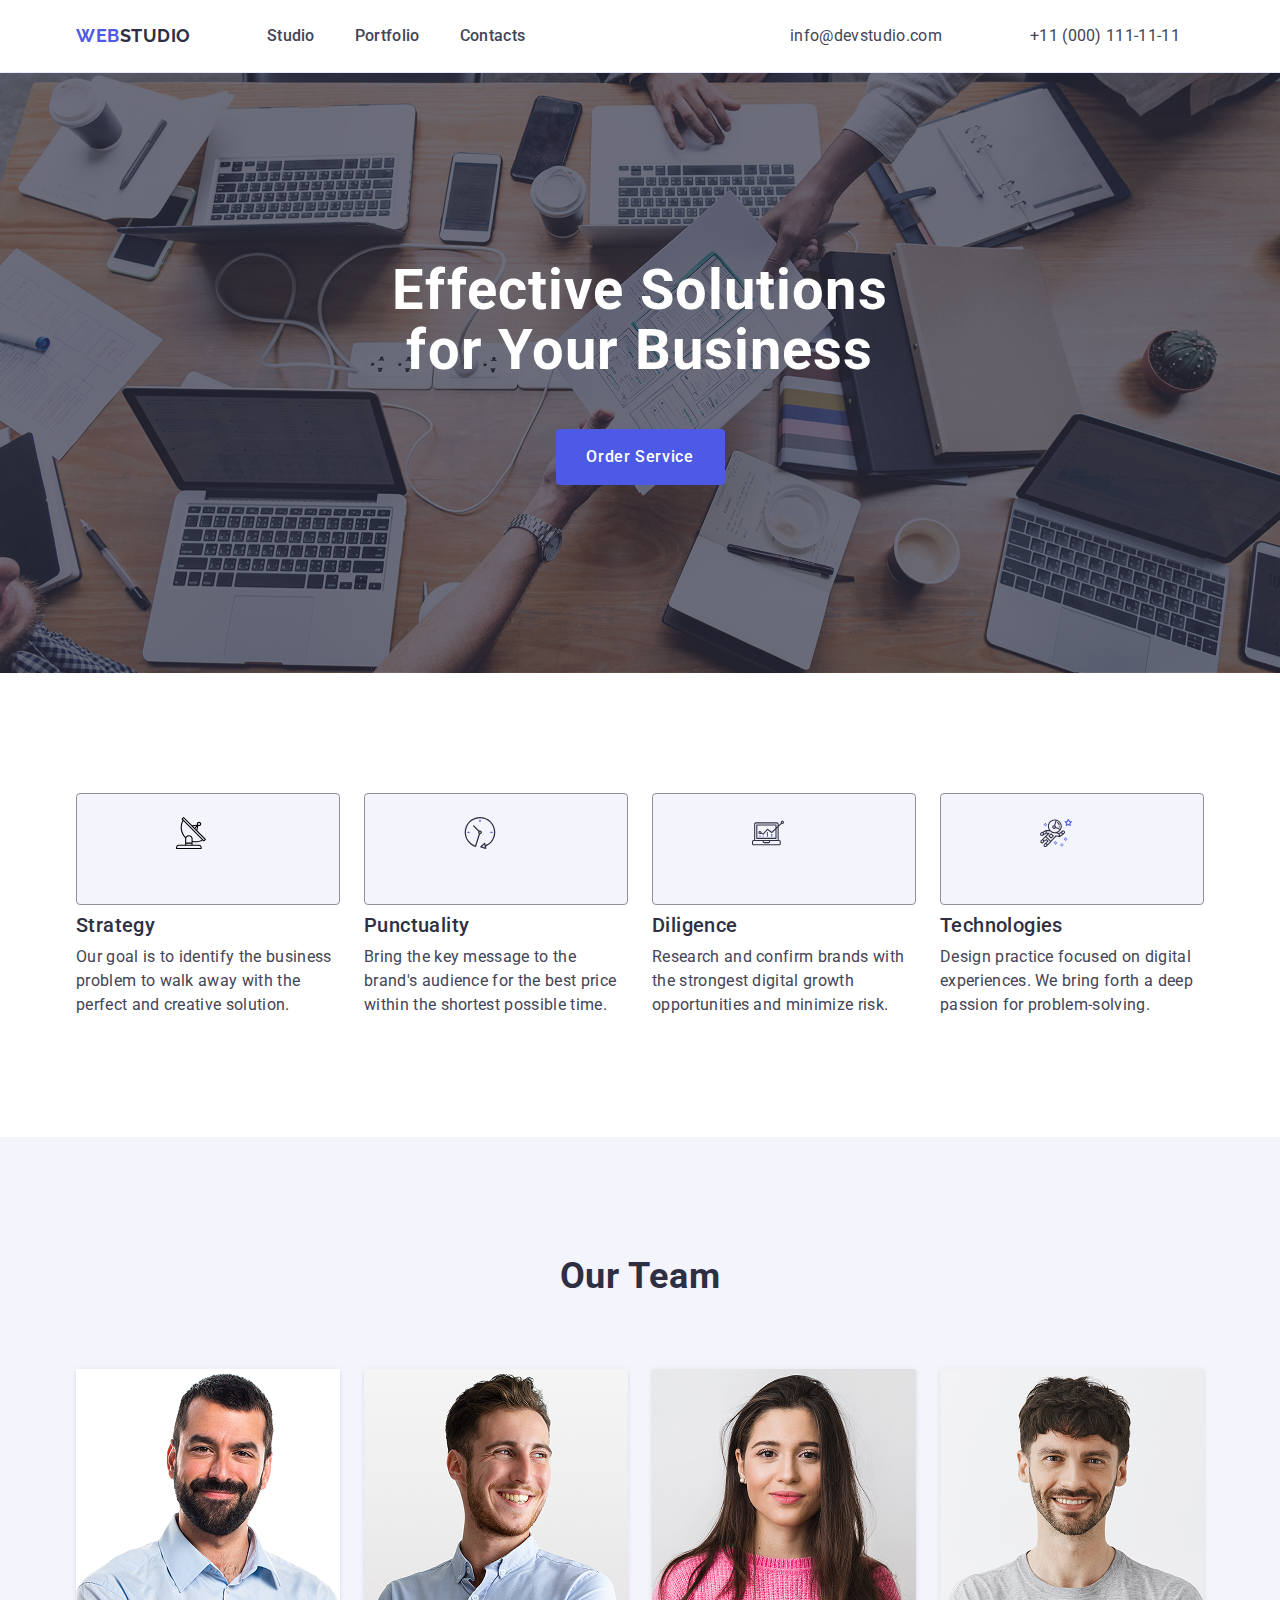
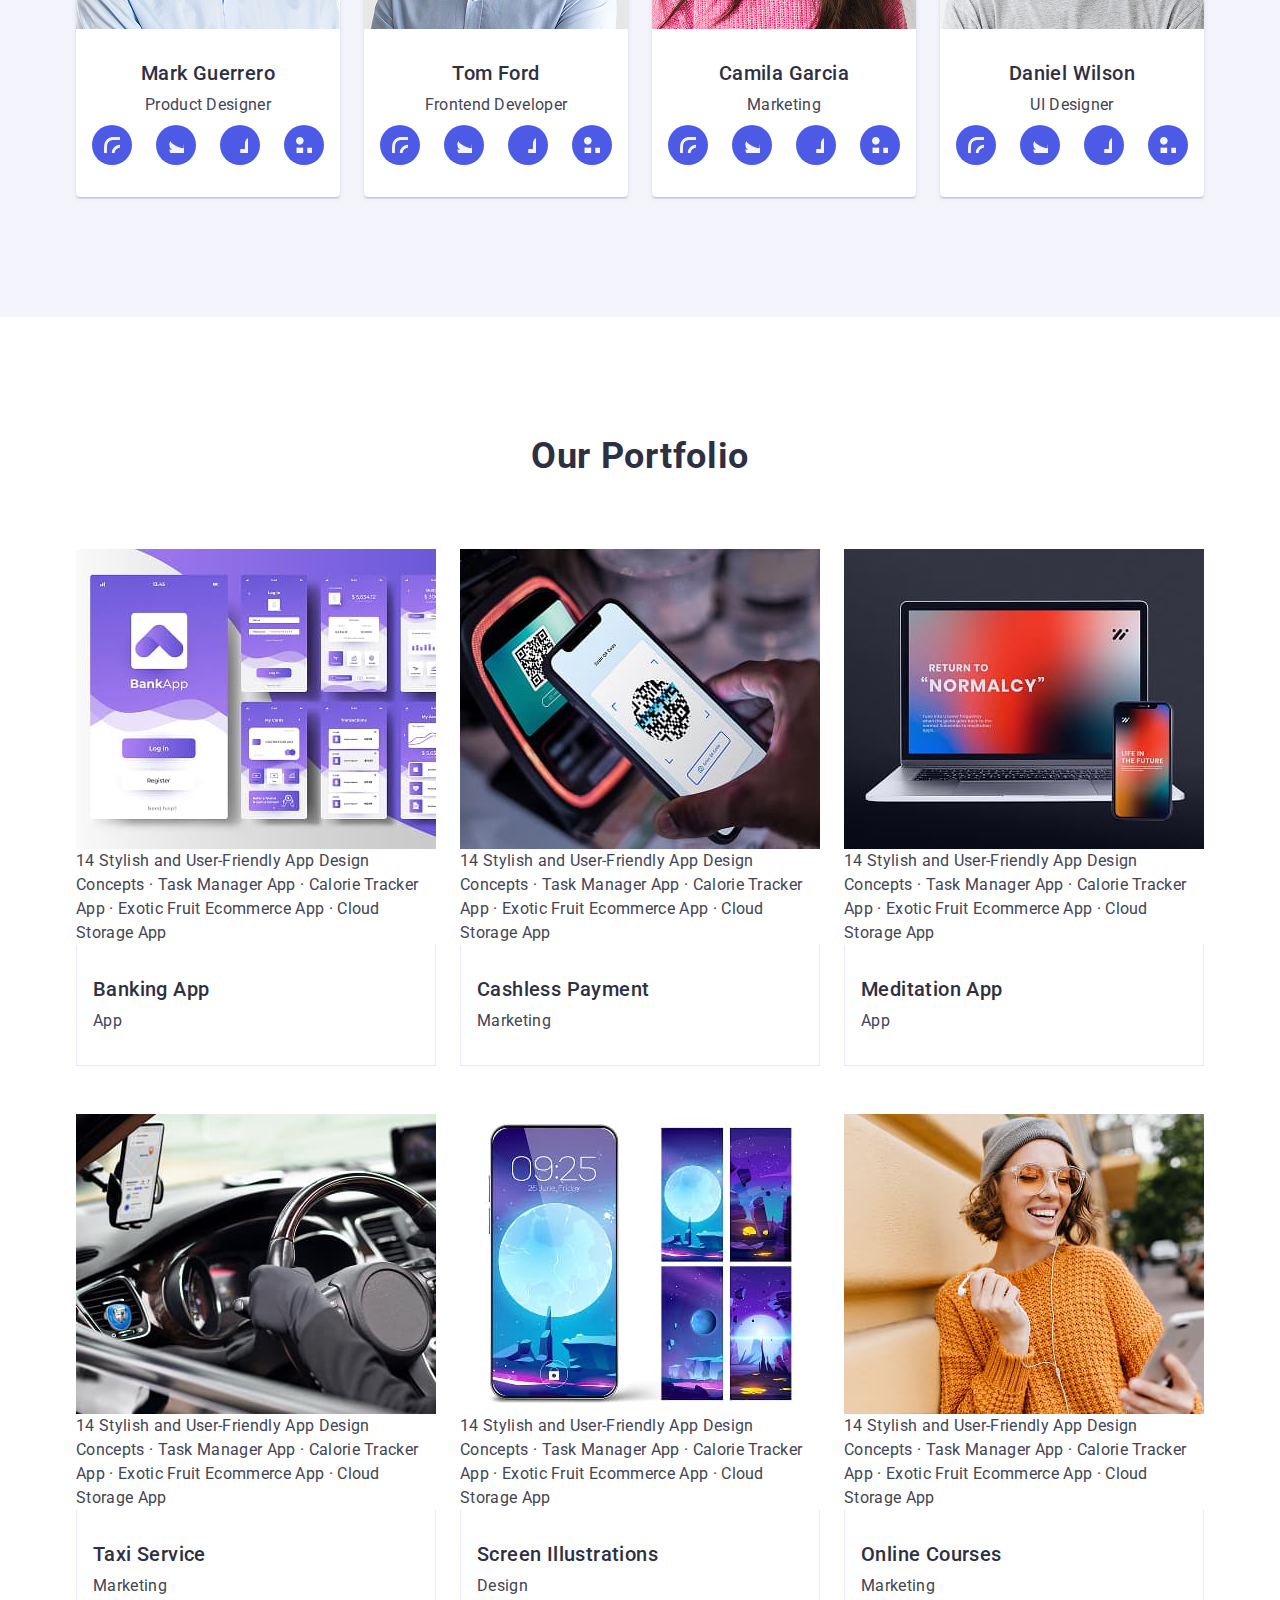
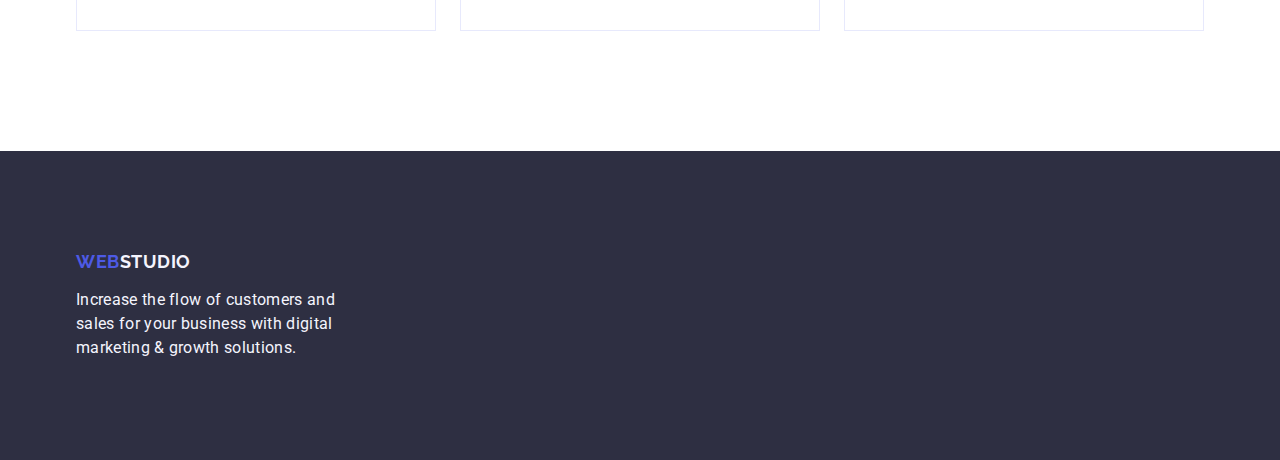
<file: index.html>
<!DOCTYPE html>
<html lang="en">
  <head>
    <meta charset="UTF-8" />
    <meta name="viewport" content="width=device-width, initial-scale=1.0" />
    <title>Document</title>
    <link rel="preconnect" href="https://fonts.googleapis.com" />
    <link rel="preconnect" href="https://fonts.gstatic.com" crossorigin />
    <link
      href="https://fonts.googleapis.com/css2?family=Raleway:wght@700&family=Roboto:wght@400;500;700&display=swap"
      rel="stylesheet"
    />
    <link
      rel="stylesheet"
      href="https://github.com/sindresorhus/modern-normalize.git"
    />
    <link
      rel="stylesheet"
      href="https://cdnjs.cloudflare.com/ajax/libs/modern-normalize/3.0.1/modern-normalize.min.css"
    />
    <link rel="stylesheet" href="./css/style.css" />
  </head>

  <body>
    <header class="header">
      <div class="container">
        <nav class="head-nav">
          <a class="logo-head" href="./index.html"
            >Web<span class="span-head">Studio</span></a
          >
          <ul class="navigation">
            <li><a href="./index.html" class="nav first">Studio</a></li>
            <li><a href="" class="nav">Portfolio</a></li>
            <li><a href="" class="nav">Contacts</a></li>
          </ul>
        </nav>

        <address class="address">
          <ul class="contact-info">
            <li>
              <a href="mailto:info@devstudio.com" class="contact"
                >info@devstudio.com</a
              >
            </li>
            <li>
              <a href="tel:+110001111111" class="contact"
                >+11 (000) 111-11-11</a
              >
            </li>
          </ul>
        </address>
      </div>
    </header>

    <main>
      <section class="main">
        <div class="container">
          <h1 class="heading">Effective Solutions for Your Business</h1>
          <button type="button" class="button">Order Service</button>
        </div>
      </section>

      <section class="adv-sect">
        <div class="container">
          <h2 class="visually-hidden">Benefits</h2>
          <ul class="ben-list">
            <li class="ben-list-elem">
              <div class="icon">
                <svg width="64" height="64">
                  <use href="./images/icomoon/SVG/antena.svg"></use>
                </svg>
              </div>
              <h3 class="adv-head">Strategy</h3>
              <p class="adv-par">
                Our goal is to identify the business problem to walk away with
                the perfect and creative solution.
              </p>
            </li>
            <li class="ben-list-elem">
              <div class="icon">
                <svg width="64" height="64">
                  <use href="./images/icomoon/SVG/clock.svg"></use>
                </svg>
              </div>
              <h3 class="adv-head">Punctuality</h3>
              <p class="adv-par">
                Bring the key message to the brand's audience for the best price
                within the shortest possible time.
              </p>
            </li>
            <li class="ben-list-elem">
              <div class="icon">
                <svg width="64" height="64">
                  <use href="./images/icomoon/SVG/diagram.svg"></use>
                </svg>
              </div>
              <h3 class="adv-head">Diligence</h3>
              <p class="adv-par">
                Research and confirm brands with the strongest digital growth
                opportunities and minimize risk.
              </p>
            </li>
            <li class="ben-list-elem">
              <div class="icon">
                <svg width="64" height="64">
                  <use href="./images/icomoon/SVG/astronaut.svg"></use>
                </svg>
              </div>
              <h3 class="adv-head">Technologies</h3>
              <p class="adv-par">
                Design practice focused on digital experiences. We bring forth a
                deep passion for problem-solving.
              </p>
            </li>
          </ul>
        </div>
      </section>

      <section class="team-sect">
        <div class="container">
          <h2 class="team-sect-head">Our Team</h2>
          <ul class="team-list">
            <li class="team-card">
              <img
                src="./images/img-11.jpg"
                alt="man with black hair and a beard"
                width="264"
                height="260"
              />
              <div class="name-job-container">
                <h3 class="team-card-head">Mark Guerrero</h3>
                <p class="team-card-par">Product Designer</p>
                <ul class="social-media-list">
                  <li class="social-media-list-item">
                    <a class="social-media-link" href=""
                      ><svg
                        width="16"
                        height="16"
                        class="social-media-link-icon"
                      >
                        <use
                          href="./images/icomoon/SVG/instagram.svg"
                        ></use></svg
                    ></a>
                  </li>
                  <li class="social-media-list-item">
                    <a class="social-media-link" href=""
                      ><svg
                        width="16"
                        height="16"
                        class="social-media-link-icon"
                      >
                        <use href="./images/icomoon/SVG/twitter.svg"></use></svg
                    ></a>
                  </li>
                  <li class="social-media-list-item">
                    <a class="social-media-link" href=""
                      ><svg
                        width="16"
                        height="16"
                        class="social-media-link-icon"
                      >
                        <use
                          href="./images/icomoon/SVG/facebook.svg"
                        ></use></svg
                    ></a>
                  </li>
                  <li class="social-media-list-item">
                    <a class="social-media-link" href=""
                      ><svg
                        width="16"
                        height="16"
                        class="social-media-link-icon"
                      >
                        <use
                          href="./images/icomoon/SVG/linkedin.svg"
                        ></use></svg
                    ></a>
                  </li>
                </ul>
              </div>
            </li>
            <li class="team-card">
              <img
                src="images/img-12.jpg"
                alt="man with brown hair and lite beard"
                width="264"
                height="260"
              />
              <div class="name-job-container">
                <h3 class="team-card-head">Tom Ford</h3>
                <p class="team-card-par">Frontend Developer</p>
                <ul class="social-media-list">
                  <li class="social-media-list-item">
                    <a class="social-media-link" href=""
                      ><svg
                        width="16"
                        height="16"
                        class="social-media-link-icon"
                      >
                        <use
                          href="./images/icomoon/SVG/instagram.svg"
                        ></use></svg
                    ></a>
                  </li>
                  <li class="social-media-list-item">
                    <a class="social-media-link" href=""
                      ><svg
                        width="16"
                        height="16"
                        class="social-media-link-icon"
                      >
                        <use href="./images/icomoon/SVG/twitter.svg"></use></svg
                    ></a>
                  </li>
                  <li class="social-media-list-item">
                    <a class="social-media-link" href=""
                      ><svg
                        width="16"
                        height="16"
                        class="social-media-link-icon"
                      >
                        <use
                          href="./images/icomoon/SVG/facebook.svg"
                        ></use></svg
                    ></a>
                  </li>
                  <li class="social-media-list-item">
                    <a class="social-media-link" href=""
                      ><svg
                        width="16"
                        height="16"
                        class="social-media-link-icon"
                      >
                        <use
                          href="./images/icomoon/SVG/linkedin.svg"
                        ></use></svg
                    ></a>
                  </li>
                </ul>
              </div>
            </li>
            <li class="team-card">
              <img
                src="./images/img-13.jpg"
                alt="woman with dark brown hair"
                width="264"
                height="260"
              />
              <div class="name-job-container">
                <h3 class="team-card-head">Camila Garcia</h3>
                <p class="team-card-par">Marketing</p>
                <ul class="social-media-list">
                  <li class="social-media-list-item">
                    <a class="social-media-link" href=""
                      ><svg
                        width="16"
                        height="16"
                        class="social-media-link-icon"
                      >
                        <use
                          href="./images/icomoon/SVG/instagram.svg"
                        ></use></svg
                    ></a>
                  </li>
                  <li class="social-media-list-item">
                    <a class="social-media-link" href=""
                      ><svg
                        width="16"
                        height="16"
                        class="social-media-link-icon"
                      >
                        <use href="./images/icomoon/SVG/twitter.svg"></use></svg
                    ></a>
                  </li>
                  <li class="social-media-list-item">
                    <a class="social-media-link" href=""
                      ><svg
                        width="16"
                        height="16"
                        class="social-media-link-icon"
                      >
                        <use
                          href="./images/icomoon/SVG/facebook.svg"
                        ></use></svg
                    ></a>
                  </li>
                  <li class="social-media-list-item">
                    <a class="social-media-link" href=""
                      ><svg
                        width="16"
                        height="16"
                        class="social-media-link-icon"
                      >
                        <use
                          href="./images/icomoon/SVG/linkedin.svg"
                        ></use></svg
                    ></a>
                  </li>
                </ul>
              </div>
            </li>
            <li class="team-card">
              <img
                src="./images/img-14.jpg"
                alt="man with black hair and lite beard"
                width="264"
                height="260"
              />
              <div class="name-job-container">
                <h3 class="team-card-head">Daniel Wilson</h3>
                <p class="team-card-par">UI Designer</p>
                <ul class="social-media-list">
                  <li class="social-media-list-item">
                    <a class="social-media-link" href=""
                      ><svg
                        width="16"
                        height="16"
                        class="social-media-link-icon"
                      >
                        <use
                          href="./images/icomoon/SVG/instagram.svg"
                        ></use></svg
                    ></a>
                  </li>
                  <li class="social-media-list-item">
                    <a class="social-media-link" href=""
                      ><svg
                        width="16"
                        height="16"
                        class="social-media-link-icon"
                      >
                        <use href="./images/icomoon/SVG/twitter.svg"></use></svg
                    ></a>
                  </li>
                  <li class="social-media-list-item">
                    <a class="social-media-link" href=""
                      ><svg
                        width="16"
                        height="16"
                        class="social-media-link-icon"
                      >
                        <use
                          href="./images/icomoon/SVG/facebook.svg"
                        ></use></svg
                    ></a>
                  </li>
                  <li class="social-media-list-item">
                    <a class="social-media-link" href=""
                      ><svg
                        width="16"
                        height="16"
                        class="social-media-link-icon"
                      >
                        <use
                          href="./images/icomoon/SVG/linkedin.svg"
                        ></use></svg
                    ></a>
                  </li>
                </ul>
              </div>
            </li>
          </ul>
        </div>
      </section>

      <section class="portfolio-sect">
        <div class="container">
          <h2 class="portfolio-sect-head">Our Portfolio</h2>
          <ul class="portfolio-list">
            <li class="portfolio-card">
              <div class="portfolio-card-img-div">
                <img
                  src="./images/img-5.jpg"
                  alt="violet markup of a site"
                  width="360"
                  height="300"
                />
                <p class="portfolio-card-par">
                  14 Stylish and User-Friendly App Design Concepts · Task
                  Manager App · Calorie Tracker App · Exotic Fruit Ecommerce App
                  · Cloud Storage App
                </p>
              </div>
              <div class="name-category-container">
                <h3 class="portfolio-card-head">Banking App</h3>
                <p class="portfolio-card-par">App</p>
              </div>
            </li>

            <li class="portfolio-card">
              <div class="portfolio-card-img-div">
                <img
                  src="./images/img-4.jpg"
                  alt="violet markup of a site"
                  width="360"
                  height="300"
                />
                <p class="portfolio-card-par">
                  14 Stylish and User-Friendly App Design Concepts · Task
                  Manager App · Calorie Tracker App · Exotic Fruit Ecommerce App
                  · Cloud Storage App
                </p>
              </div>
              <div class="name-category-container">
                <h3 class="portfolio-card-head">Cashless Payment</h3>
                <p class="portfolio-card-par">Marketing</p>
              </div>
            </li>

            <li class="portfolio-card">
              <div class="portfolio-card-img-div">
                <img
                  src="./images/img-3.jpg"
                  alt="violet markup of a site"
                  width="360"
                  height="300"
                />
                <p class="portfolio-card-par">
                  14 Stylish and User-Friendly App Design Concepts · Task
                  Manager App · Calorie Tracker App · Exotic Fruit Ecommerce App
                  · Cloud Storage App
                </p>
              </div>
              <div class="name-category-container">
                <h3 class="portfolio-card-head">Meditation App</h3>
                <p class="portfolio-card-par">App</p>
              </div>
            </li>

            <li class="portfolio-card">
              <div class="portfolio-card-img-div">
                <img
                  src="./images/img-2.jpg"
                  alt="violet markup of a site"
                  width="360"
                  height="300"
                />
                <p class="portfolio-card-par">
                  14 Stylish and User-Friendly App Design Concepts · Task
                  Manager App · Calorie Tracker App · Exotic Fruit Ecommerce App
                  · Cloud Storage App
                </p>
              </div>
              <div class="name-category-container">
                <h3 class="portfolio-card-head">Taxi Service</h3>
                <p class="portfolio-card-par">Marketing</p>
              </div>
            </li>

            <li class="portfolio-card">
              <div class="portfolio-card-img-div">
                <img
                  src="./images/img-1.jpg"
                  alt="violet markup of a site"
                  width="360"
                  height="300"
                />
                <p class="portfolio-card-par">
                  14 Stylish and User-Friendly App Design Concepts · Task
                  Manager App · Calorie Tracker App · Exotic Fruit Ecommerce App
                  · Cloud Storage App
                </p>
              </div>
              <div class="name-category-container">
                <h3 class="portfolio-card-head">Screen Illustrations</h3>
                <p class="portfolio-card-par">Design</p>
              </div>
            </li>

            <li class="portfolio-card">
              <div class="portfolio-card-img-div">
                <img
                  src="./images/img.jpg"
                  alt="violet markup of a site"
                  width="360"
                  height="300"
                />
                <p class="portfolio-card-par">
                  14 Stylish and User-Friendly App Design Concepts · Task
                  Manager App · Calorie Tracker App · Exotic Fruit Ecommerce App
                  · Cloud Storage App
                </p>
              </div>
              <div class="name-category-container">
                <h3 class="portfolio-card-head">Online Courses</h3>
                <p class="portfolio-card-par">Marketing</p>
              </div>
            </li>
          </ul>
        </div>
      </section>
    </main>

    <footer class="footer">
      <div class="container">
        <a class="logo-footer" href="./index.html"
          >Web<span class="span">Studio</span></a
        >
        <p class="footer-par">
          Increase the flow of customers and sales for your business with
          digital marketing & growth solutions.
        </p>
      </div>
    </footer>
  </body>
</html>
</file>
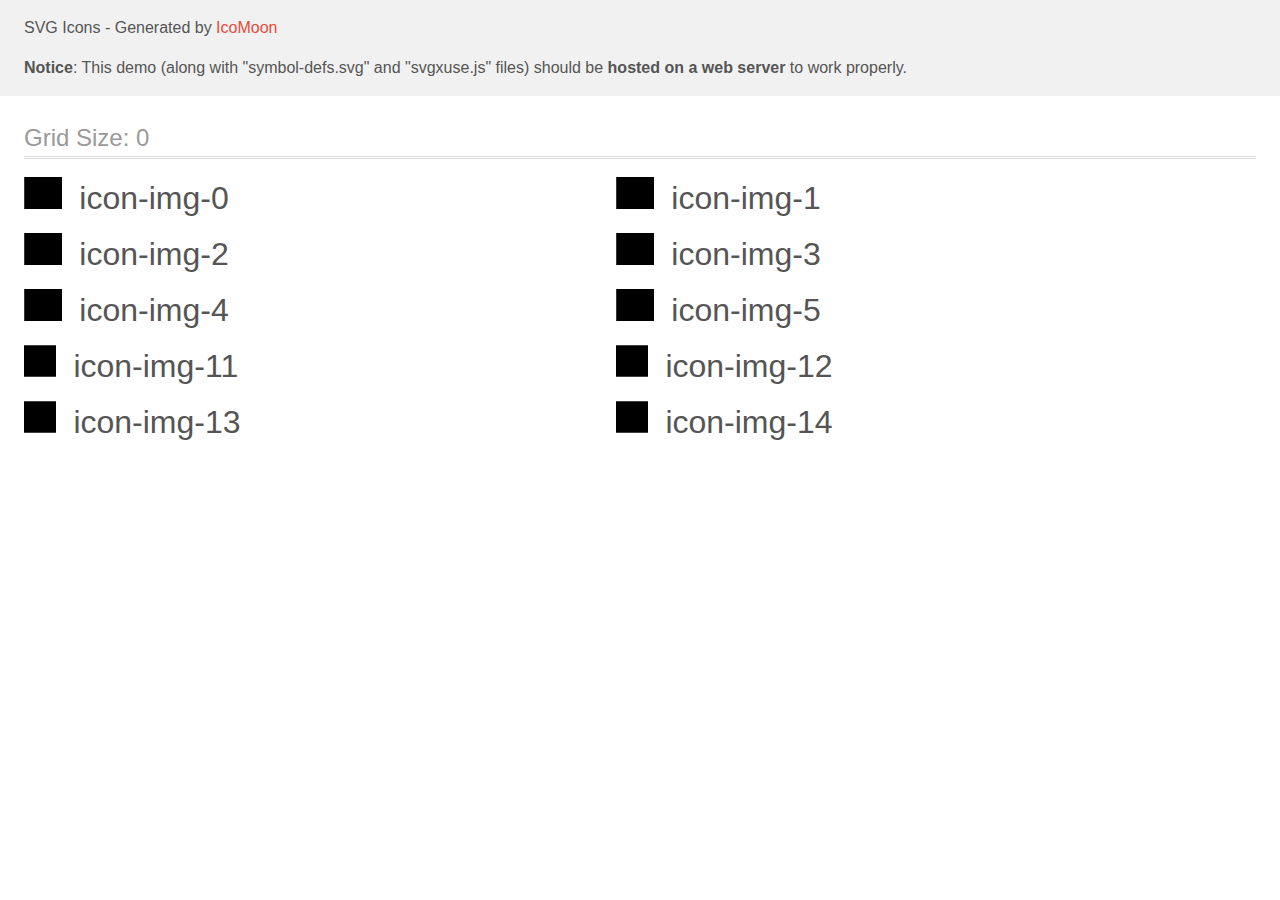
<file: images/icomoon/demo-external-svg.html>
<!doctype html>
<html>
<head>
    <title>IcoMoon - SVG Icons</title>
    <meta charset="utf-8">
    <meta name="viewport" content="width=device-width, initial-scale=1">
    <link rel="stylesheet" href="demo-files/demo.css">
    <link rel="stylesheet" href="style.css">
</head>
<body>
<header class="bgc1 clearfix">
<div class="mhl">
    <p>SVG Icons - Generated by <a href="https://icomoon.io/app">IcoMoon</a></p><p><strong>Notice</strong>: This demo (along with "symbol-defs.svg" and "svgxuse.js" files) should be <b>hosted on a web server</b> to work properly.</p>
</div>
</header>
    <div class="clearfix mhl ptl">
        <h1 class="mvm mtn fgc1">Grid Size: 0</h1>
        <div class="glyph fs1">
            <div class="clearfix pbs">
                <svg class="icon icon-img-0"><use xlink:href="symbol-defs.svg#icon-img-0"></use></svg><span class="name"> icon-img-0</span>
            </div>
        </div>
        <div class="glyph fs1">
            <div class="clearfix pbs">
                <svg class="icon icon-img-1"><use xlink:href="symbol-defs.svg#icon-img-1"></use></svg><span class="name"> icon-img-1</span>
            </div>
        </div>
        <div class="glyph fs1">
            <div class="clearfix pbs">
                <svg class="icon icon-img-2"><use xlink:href="symbol-defs.svg#icon-img-2"></use></svg><span class="name"> icon-img-2</span>
            </div>
        </div>
        <div class="glyph fs1">
            <div class="clearfix pbs">
                <svg class="icon icon-img-3"><use xlink:href="symbol-defs.svg#icon-img-3"></use></svg><span class="name"> icon-img-3</span>
            </div>
        </div>
        <div class="glyph fs1">
            <div class="clearfix pbs">
                <svg class="icon icon-img-4"><use xlink:href="symbol-defs.svg#icon-img-4"></use></svg><span class="name"> icon-img-4</span>
            </div>
        </div>
        <div class="glyph fs1">
            <div class="clearfix pbs">
                <svg class="icon icon-img-5"><use xlink:href="symbol-defs.svg#icon-img-5"></use></svg><span class="name"> icon-img-5</span>
            </div>
        </div>
        <div class="glyph fs1">
            <div class="clearfix pbs">
                <svg class="icon icon-img-11"><use xlink:href="symbol-defs.svg#icon-img-11"></use></svg><span class="name"> icon-img-11</span>
            </div>
        </div>
        <div class="glyph fs1">
            <div class="clearfix pbs">
                <svg class="icon icon-img-12"><use xlink:href="symbol-defs.svg#icon-img-12"></use></svg><span class="name"> icon-img-12</span>
            </div>
        </div>
        <div class="glyph fs1">
            <div class="clearfix pbs">
                <svg class="icon icon-img-13"><use xlink:href="symbol-defs.svg#icon-img-13"></use></svg><span class="name"> icon-img-13</span>
            </div>
        </div>
        <div class="glyph fs1">
            <div class="clearfix pbs">
                <svg class="icon icon-img-14"><use xlink:href="symbol-defs.svg#icon-img-14"></use></svg><span class="name"> icon-img-14</span>
            </div>
        </div>
  </div>
<script defer src="svgxuse.js"></script>
</body>
</html>
</file>
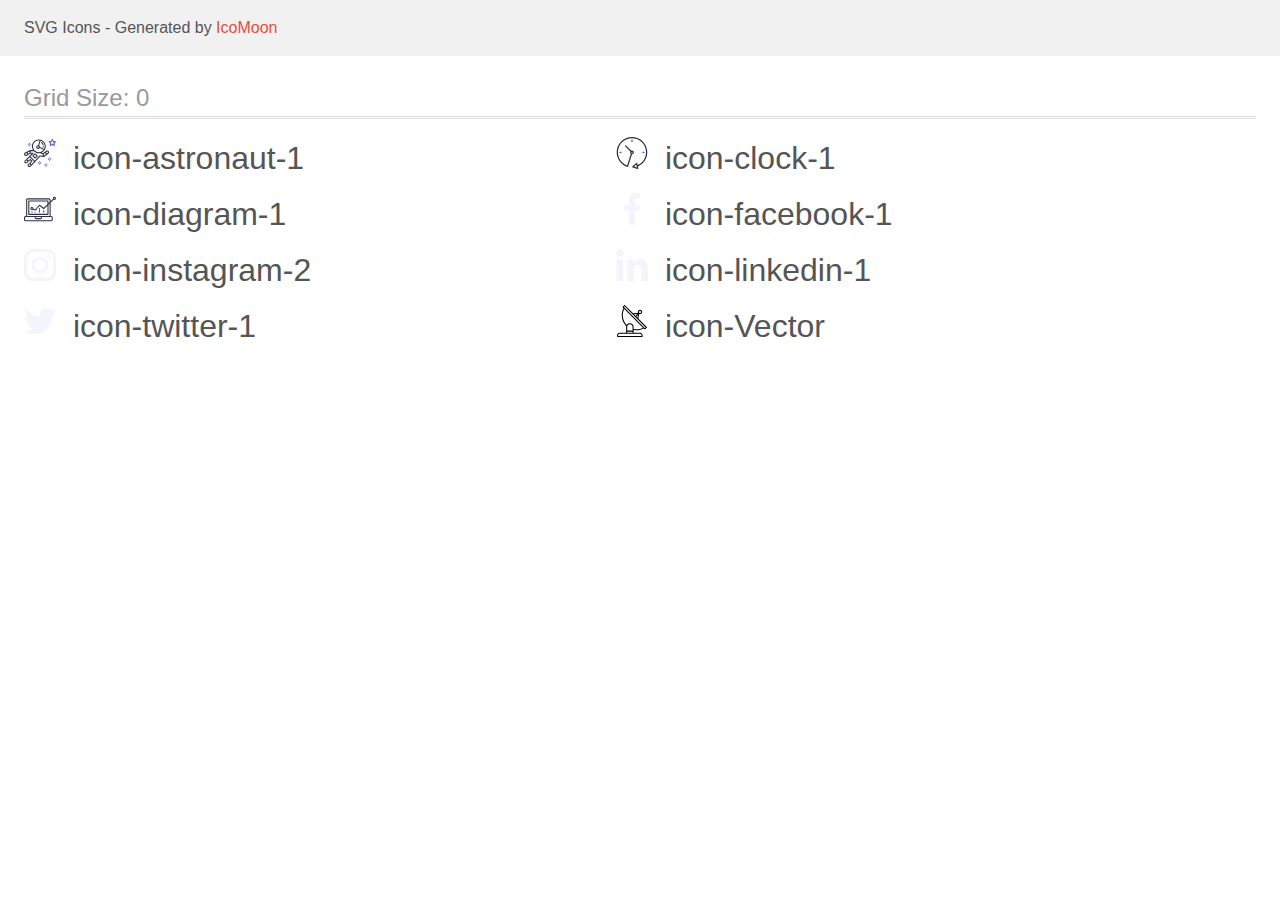
<file: images/icomoon/demo.html>
<!doctype html>
<html>
<head>
    <title>IcoMoon - SVG Icons</title>
    <meta charset="utf-8">
    <meta name="viewport" content="width=device-width, initial-scale=1">
    <link rel="stylesheet" href="demo-files/demo.css">
    <link rel="stylesheet" href="style.css">
</head>
<body>
<svg aria-hidden="true" style="position: absolute; width: 0; height: 0; overflow: hidden;" version="1.1" xmlns="http://www.w3.org/2000/svg" xmlns:xlink="http://www.w3.org/1999/xlink">
<defs>
<symbol id="icon-astronaut-1" viewBox="0 0 32 32">
<path fill="#4d5ae5" style="fill: var(--color1, #4d5ae5)" d="M31.974 4.524c-0.063-0.193-0.229-0.333-0.43-0.363l-1.91-0.278-0.855-1.731c-0.179-0.365-0.777-0.365-0.956 0l-0.855 1.731-1.91 0.278c-0.201 0.029-0.367 0.17-0.431 0.363-0.062 0.193-0.011 0.405 0.135 0.547l1.383 1.348-0.326 1.903c-0.034 0.2 0.048 0.402 0.212 0.522 0.166 0.121 0.382 0.135 0.562 0.040l1.709-0.899 1.709 0.899c0.078 0.041 0.164 0.061 0.249 0.061 0.11 0 0.221-0.034 0.314-0.102 0.164-0.119 0.246-0.322 0.212-0.522l-0.326-1.903 1.383-1.348c0.145-0.142 0.197-0.354 0.135-0.547zM29.511 5.851c-0.125 0.122-0.183 0.299-0.153 0.472l0.191 1.114-1-0.526c-0.078-0.041-0.163-0.061-0.249-0.061s-0.17 0.020-0.249 0.061l-1.001 0.526 0.191-1.114c0.030-0.173-0.028-0.349-0.153-0.472l-0.81-0.789 1.119-0.163c0.174-0.025 0.324-0.134 0.402-0.292l0.5-1.013 0.5 1.013c0.078 0.157 0.228 0.267 0.402 0.292l1.119 0.163-0.809 0.789z"></path>
<path fill="#4d5ae5" style="fill: var(--color1, #4d5ae5)" d="M26.133 20.522h-1.067v1.067h1.067v-1.067z"></path>
<path fill="#4d5ae5" style="fill: var(--color1, #4d5ae5)" d="M26.133 22.656h-1.067v1.067h1.067v-1.067z"></path>
<path fill="#4d5ae5" style="fill: var(--color1, #4d5ae5)" d="M27.2 21.589h-1.067v1.067h1.067v-1.067z"></path>
<path fill="#4d5ae5" style="fill: var(--color1, #4d5ae5)" d="M25.067 21.589h-1.067v1.067h1.067v-1.067z"></path>
<path fill="#4d5ae5" style="fill: var(--color1, #4d5ae5)" d="M22.4 26.389h-1.067v1.067h1.067v-1.067z"></path>
<path fill="#4d5ae5" style="fill: var(--color1, #4d5ae5)" d="M22.4 28.522h-1.067v1.067h1.067v-1.067z"></path>
<path fill="#4d5ae5" style="fill: var(--color1, #4d5ae5)" d="M23.467 27.456h-1.067v1.067h1.067v-1.067z"></path>
<path fill="#4d5ae5" style="fill: var(--color1, #4d5ae5)" d="M21.333 27.456h-1.067v1.067h1.067v-1.067z"></path>
<path fill="#4d5ae5" style="fill: var(--color1, #4d5ae5)" d="M16 24.256h-1.067v1.067h1.067v-1.067z"></path>
<path fill="#4d5ae5" style="fill: var(--color1, #4d5ae5)" d="M16 26.389h-1.067v1.067h1.067v-1.067z"></path>
<path fill="#4d5ae5" style="fill: var(--color1, #4d5ae5)" d="M17.067 25.322h-1.067v1.067h1.067v-1.067z"></path>
<path fill="#4d5ae5" style="fill: var(--color1, #4d5ae5)" d="M14.933 25.322h-1.067v1.067h1.067v-1.067z"></path>
<path fill="#4d5ae5" style="fill: var(--color1, #4d5ae5)" d="M5.867 6.122h-1.067v1.067h1.067v-1.067z"></path>
<path fill="#4d5ae5" style="fill: var(--color1, #4d5ae5)" d="M5.867 8.255h-1.067v1.067h1.067v-1.067z"></path>
<path fill="#4d5ae5" style="fill: var(--color1, #4d5ae5)" d="M6.933 7.189h-1.067v1.067h1.067v-1.067z"></path>
<path fill="#4d5ae5" style="fill: var(--color1, #4d5ae5)" d="M4.8 7.189h-1.067v1.067h1.067v-1.067z"></path>
<path fill="#2e2f42" style="fill: var(--color2, #2e2f42)" d="M24.715 14.159c-0.287-0.388-0.709-0.637-1.188-0.705-0.481-0.068-0.956 0.058-1.34 0.352l-1.252 0.96-1.898 1.417-1.358-0.541c2.421-1.086 4.114-3.508 4.114-6.32 0-3.823-3.123-6.933-6.961-6.933s-6.961 3.11-6.961 6.933c0 1.386 0.414 2.674 1.12 3.758l-2.764-0.024c-0.002 0-0.003 0-0.005 0-0.009 0-0.015 0.004-0.023 0.005-0.053 0.002-0.105 0.013-0.155 0.031-0.013 0.005-0.026 0.008-0.038 0.013-0.006 0.003-0.013 0.003-0.019 0.006l-3.233 1.596c-0.001 0-0.001 0-0.001 0.001l-1.893 0.911c-0.021 0.009-0.042 0.021-0.063 0.035-0.755 0.502-1.012 1.489-0.598 2.295 0.22 0.429 0.595 0.745 1.056 0.889 0.178 0.055 0.359 0.083 0.539 0.083 0.29 0 0.577-0.071 0.839-0.211l1.388-0.738 2.264-1.169 1.357-0.008-5.442 5.416c-0.001 0.001-0.001 0.001-0.002 0.001l-1.339 1.333c-0.316 0.315-0.49 0.732-0.49 1.178s0.174 0.863 0.49 1.179c0.325 0.323 0.752 0.485 1.179 0.485s0.854-0.162 1.18-0.485l1.314-1.309 1.741-1.3 0.901 0.897-1.762 1.754c-0 0.001-0.001 0.001-0.002 0.001l-1.339 1.333c-0.316 0.315-0.49 0.732-0.49 1.178s0.174 0.863 0.49 1.179c0.325 0.323 0.753 0.485 1.18 0.485s0.855-0.162 1.18-0.485l3.482-3.467c0.001-0.001 0.001-0.001 0.001-0.002l1.010-1-0.004-0.004c0.006-0.006 0.015-0.009 0.022-0.015l5.166-5.658 3.471 0.494c0.025 0.004 0.050 0.005 0.075 0.005 0.065 0 0.127-0.015 0.187-0.038 0.018-0.006 0.033-0.015 0.050-0.023 0.019-0.010 0.039-0.015 0.058-0.027l3.213-2.133c0.012-0.008 0.018-0.021 0.029-0.029 0.013-0.010 0.029-0.014 0.041-0.026l1.271-1.191c0.662-0.62 0.753-1.635 0.212-2.362zM2.13 17.77c-0.173 0.093-0.37 0.111-0.558 0.052-0.187-0.058-0.338-0.186-0.427-0.358-0.161-0.314-0.068-0.695 0.214-0.902l1.314-0.632 0.449 1.313-0.992 0.527zM5.628 15.942l-1.548 0.8-0.439-1.283 2.027-1.001-0.040 1.484zM20.727 9.322c0 0.918-0.219 1.785-0.599 2.559l-4.181-1.899c-0.044-0.573-0.341-1.075-0.788-1.388l1.464-4.86c2.378 0.756 4.105 2.974 4.105 5.588zM8.938 9.322c0-3.235 2.644-5.867 5.894-5.867 0.253 0 0.5 0.021 0.745 0.052l-1.432 4.754c-0.019-0.001-0.037-0.006-0.057-0.006-1.033 0-1.873 0.837-1.873 1.867s0.84 1.867 1.873 1.867c0.694 0 1.294-0.383 1.618-0.945l3.862 1.755c-1.075 1.446-2.795 2.39-4.737 2.39-3.25 0-5.894-2.632-5.894-5.867zM14.894 10.122c0 0.441-0.362 0.8-0.806 0.8s-0.806-0.359-0.806-0.8c0-0.441 0.362-0.8 0.806-0.8s0.806 0.359 0.806 0.8zM2.465 25.146c-0.236 0.234-0.619 0.234-0.854 0.001-0.114-0.114-0.176-0.263-0.176-0.423s0.062-0.309 0.176-0.421l0.962-0.958 0.851 0.848-0.959 0.955zM5.679 28.88c-0.236 0.234-0.619 0.235-0.855 0.001-0.114-0.114-0.176-0.263-0.176-0.423s0.062-0.309 0.176-0.421l0.963-0.959 0.852 0.848-0.96 0.955zM9.16 25.411c-0.001 0-0.001 0-0.002 0.001l-1.765 1.76-0.852-0.848 1.763-1.755c0 0 0 0 0-0s0.001-0.001 0.002-0.001c0.040-0.040 0.065-0.088 0.090-0.135 0.007-0.014 0.020-0.026 0.026-0.040 0.017-0.041 0.019-0.085 0.026-0.129 0.003-0.025 0.014-0.047 0.014-0.073 0-0.036-0.013-0.070-0.020-0.106-0.006-0.032-0.006-0.065-0.019-0.095-0.020-0.050-0.055-0.094-0.091-0.138-0.010-0.012-0.014-0.027-0.025-0.038 0 0 0 0-0.001 0s-0.001-0.002-0.001-0.002l-1.607-1.6c-0.017-0.017-0.039-0.024-0.058-0.038-0.028-0.022-0.055-0.042-0.087-0.058-0.030-0.015-0.061-0.024-0.093-0.033-0.034-0.010-0.067-0.017-0.103-0.020-0.033-0.002-0.063 0.001-0.095 0.005-0.036 0.004-0.069 0.009-0.104 0.020-0.034 0.011-0.063 0.027-0.094 0.045-0.020 0.011-0.042 0.015-0.061 0.029l-1.773 1.324-0.901-0.897 2.399-2.386 4.361 4.289-0.928 0.919zM15.979 18.394c-0.015-0.002-0.030 0.004-0.045 0.003-0.039-0.002-0.076 0.001-0.115 0.007-0.030 0.005-0.059 0.011-0.088 0.021-0.034 0.012-0.065 0.028-0.097 0.047-0.030 0.018-0.057 0.037-0.083 0.061-0.013 0.011-0.028 0.017-0.040 0.029l-4.698 5.146-4.328-4.257 2.833-2.818c0.209-0.208 0.21-0.546 0.002-0.755-0.105-0.105-0.243-0.157-0.381-0.156v-0.001l-2.219 0.013 0.028-1.607 3.104 0.027c1.265 1.294 3.029 2.101 4.981 2.101 0.437 0 0.864-0.045 1.279-0.123 0.040 0.032 0.079 0.065 0.13 0.085l2.41 0.96 0.152 0.758 0.178 0.885-3.003-0.427zM20.020 18.572l-0.313-1.558 1.446-1.080 0.947 1.257-2.080 1.381zM23.774 15.741l-0.838 0.785-0.931-1.236 0.831-0.637c0.155-0.119 0.351-0.168 0.543-0.143 0.193 0.027 0.364 0.128 0.48 0.284 0.217 0.292 0.18 0.699-0.085 0.947z"></path>
<path fill="#2e2f42" style="fill: var(--color2, #2e2f42)" d="M13.602 18.544l-2.143-2.133c-0.207-0.207-0.545-0.207-0.753 0l-2.142 2.133c-0.1 0.101-0.157 0.236-0.157 0.378s0.056 0.278 0.157 0.378l2.142 2.133c0.104 0.103 0.241 0.155 0.377 0.155s0.273-0.052 0.376-0.155l2.143-2.133c0.1-0.1 0.157-0.236 0.157-0.378s-0.057-0.278-0.157-0.378zM11.083 20.303l-1.387-1.381 1.387-1.381 1.387 1.381-1.387 1.381z"></path>
<path fill="#2e2f42" style="fill: var(--color2, #2e2f42)" d="M17.164 5.071l-0.258 1.036c0.071 0.018 1.738 0.452 1.738 2.149h1.067c-0-2.017-1.666-2.965-2.547-3.185z"></path>
<path fill="#2e2f42" style="fill: var(--color2, #2e2f42)" d="M19.711 9.322h-1.067v1.067h1.067v-1.067z"></path>
</symbol>
<symbol id="icon-clock-1" viewBox="0 0 32 32">
<path fill="#2e2f42" style="fill: var(--color2, #2e2f42)" d="M31.297 15.301c-0.002-8.452-6.855-15.303-15.308-15.301s-15.303 6.855-15.301 15.308c0.001 6.658 4.307 12.551 10.649 14.576 0.061 0.019 0.124 0.029 0.187 0.029 0.121-0 0.239-0.032 0.342-0.094 0.135-0.080 0.236-0.207 0.283-0.356l3.865-12.25c1.057-0.005 1.909-0.866 1.903-1.923s-0.866-1.909-1.923-1.903c-0.284 0.001-0.565 0.067-0.82 0.191l-5.106-5.107c-0.253-0.245-0.657-0.238-0.902 0.016-0.239 0.247-0.239 0.639 0 0.886l5.103 5.109c-0.392 0.799-0.168 1.764 0.536 2.309l-3.683 11.673c-7.278-2.681-11.004-10.754-8.323-18.032s10.754-11.004 18.032-8.323c7.278 2.681 11.004 10.754 8.323 18.032-1.31 3.556-4.001 6.431-7.462 7.973l-0.398-1.874c-0.073-0.345-0.411-0.565-0.756-0.492-0.109 0.023-0.209 0.074-0.293 0.148l-3.837 3.426c-0.263 0.234-0.287 0.637-0.052 0.9 0.076 0.085 0.174 0.149 0.283 0.184l4.899 1.564c0.335 0.108 0.694-0.077 0.802-0.412 0.034-0.106 0.040-0.219 0.017-0.328l-0.391-1.839c5.664-2.388 9.342-7.942 9.329-14.089zM15.992 14.664c0.352 0 0.638 0.286 0.638 0.638s-0.286 0.638-0.638 0.638c-0.352 0-0.638-0.285-0.638-0.638s0.285-0.638 0.638-0.638zM18.093 29.528l2.184-1.948 0.603 2.84-2.787-0.892z"></path>
<path fill="#4d5ae5" style="fill: var(--color1, #4d5ae5)" d="M15.354 3.185v1.275c0 0.352 0.285 0.638 0.638 0.638s0.638-0.285 0.638-0.638v-1.275c0-0.352-0.286-0.638-0.638-0.638s-0.638 0.286-0.638 0.638z"></path>
<path fill="#4d5ae5" style="fill: var(--color1, #4d5ae5)" d="M3.876 14.664c-0.352 0-0.638 0.286-0.638 0.638s0.285 0.638 0.638 0.638h1.275c0.352 0 0.638-0.285 0.638-0.638s-0.285-0.638-0.638-0.638h-1.275z"></path>
<path fill="#4d5ae5" style="fill: var(--color1, #4d5ae5)" d="M28.108 15.939c0.352 0 0.638-0.285 0.638-0.638s-0.285-0.638-0.638-0.638h-1.275c-0.352 0-0.638 0.286-0.638 0.638s0.286 0.638 0.638 0.638h1.275z"></path>
</symbol>
<symbol id="icon-diagram-1" viewBox="0 0 32 32">
<path fill="#4d5ae5" style="fill: var(--color1, #4d5ae5)" d="M14.925 14.965h1.066v4.798h-1.066v-4.797z"></path>
<path fill="#4d5ae5" style="fill: var(--color1, #4d5ae5)" d="M19.19 17.097h1.066v2.665h-1.066v-2.665z"></path>
<path fill="#4d5ae5" style="fill: var(--color1, #4d5ae5)" d="M10.661 18.696h1.066v1.066h-1.066v-1.066z"></path>
<path fill="#4d5ae5" style="fill: var(--color1, #4d5ae5)" d="M7.463 18.163h1.066v1.599h-1.066v-1.599z"></path>
<path fill="#2e2f42" style="fill: var(--color2, #2e2f42)" d="M1.599 28.291h25.587c0.883 0 1.599-0.716 1.599-1.599v-2.132c0-0.883-0.716-1.599-1.599-1.599h-0.533v-13.293l3.028-2.868c0.703 0.346 1.553 0.136 2.013-0.499s0.396-1.508-0.152-2.068-1.42-0.644-2.065-0.198c-0.644 0.446-0.873 1.292-0.542 2.002l-2.281 2.163v-1.23c0-0.883-0.716-1.599-1.599-1.599h-21.322c-0.883 0-1.599 0.716-1.599 1.599v15.992h-0.533c-0.883 0-1.599 0.716-1.599 1.599v2.132c0 0.883 0.716 1.599 1.599 1.599zM30.384 4.837c0.294 0 0.533 0.239 0.533 0.533s-0.239 0.533-0.533 0.533c-0.294 0-0.533-0.239-0.533-0.533s0.239-0.533 0.533-0.533zM3.198 6.969c0-0.294 0.239-0.533 0.533-0.533h21.322c0.294 0 0.533 0.239 0.533 0.533v2.239l-1.066 1.013v-2.186c0-0.294-0.239-0.533-0.533-0.533h-19.19c-0.294 0-0.533 0.239-0.533 0.533v13.326c0 0.294 0.239 0.533 0.533 0.533h19.19c0.294 0 0.533-0.239 0.533-0.533v-9.674l1.066-1.010v12.284h-22.388v-15.992zM7.996 13.899c-0.721-0.002-1.354 0.478-1.546 1.174s0.105 1.433 0.725 1.801c0.62 0.368 1.41 0.276 1.928-0.226l1.853 0.93c0.215 0.108 0.476 0.057 0.636-0.123l3.939-4.431 3.872 2.901c0.208 0.156 0.498 0.139 0.686-0.039l3.365-3.188v8.131h-18.124v-12.26h18.124v2.66l-3.771 3.572-3.904-2.927c-0.222-0.166-0.534-0.135-0.718 0.072l-3.993 4.493-1.493-0.746c0.011-0.064 0.018-0.129 0.020-0.193 0-0.883-0.716-1.599-1.599-1.599zM8.529 15.498c0 0.294-0.239 0.533-0.533 0.533s-0.533-0.239-0.533-0.533c0-0.294 0.239-0.533 0.533-0.533s0.533 0.239 0.533 0.533zM11.727 24.027h5.331v0.533c0 0.294-0.239 0.533-0.533 0.533h-4.264c-0.294 0-0.533-0.239-0.533-0.533v-0.533zM1.066 24.56c0-0.294 0.239-0.533 0.533-0.533h9.062v0.533c0 0.883 0.716 1.599 1.599 1.599h4.264c0.883 0 1.599-0.716 1.599-1.599v-0.533h9.062c0.294 0 0.533 0.239 0.533 0.533v2.132c0 0.294-0.239 0.533-0.533 0.533h-25.587c-0.294 0-0.533-0.239-0.533-0.533v-2.132z"></path>
</symbol>
<symbol id="icon-facebook-1" viewBox="0 0 32 32">
<path fill="#f4f4fd" style="fill: var(--color3, #f4f4fd)" d="M21.329 5.313h2.921v-5.088c-0.504-0.069-2.237-0.225-4.256-0.225-4.212 0-7.097 2.649-7.097 7.519v4.481h-4.648v5.688h4.648v14.312h5.699v-14.311h4.46l0.708-5.688h-5.169v-3.919c0.001-1.644 0.444-2.769 2.735-2.769z"></path>
</symbol>
<symbol id="icon-instagram-2" viewBox="0 0 32 32">
<path fill="#f4f4fd" style="fill: var(--color3, #f4f4fd)" d="M31.969 9.408c-0.075-1.7-0.35-2.869-0.744-3.882-0.406-1.075-1.031-2.038-1.85-2.838-0.8-0.813-1.769-1.444-2.832-1.844-1.019-0.394-2.182-0.669-3.882-0.744-1.713-0.081-2.257-0.1-6.601-0.1s-4.888 0.019-6.595 0.094c-1.7 0.075-2.869 0.35-3.882 0.744-1.075 0.406-2.038 1.031-2.838 1.85-0.813 0.8-1.444 1.769-1.844 2.832-0.394 1.019-0.669 2.182-0.744 3.882-0.081 1.713-0.1 2.257-0.1 6.601s0.019 4.888 0.094 6.595c0.075 1.7 0.35 2.869 0.744 3.882 0.406 1.075 1.038 2.038 1.85 2.838 0.8 0.813 1.769 1.444 2.832 1.844 1.019 0.394 2.182 0.669 3.882 0.744 1.706 0.075 2.25 0.094 6.595 0.094s4.888-0.019 6.595-0.094c1.7-0.075 2.869-0.35 3.882-0.744 2.151-0.831 3.851-2.532 4.682-4.682 0.394-1.019 0.669-2.182 0.744-3.882 0.075-1.707 0.094-2.25 0.094-6.595s-0.006-4.888-0.081-6.595zM29.087 22.473c-0.069 1.563-0.331 2.407-0.55 2.969-0.538 1.394-1.644 2.5-3.038 3.038-0.563 0.219-1.413 0.481-2.969 0.55-1.688 0.075-2.194 0.094-6.464 0.094s-4.782-0.019-6.464-0.094c-1.563-0.069-2.407-0.331-2.969-0.55-0.694-0.256-1.325-0.663-1.838-1.194-0.531-0.519-0.938-1.144-1.194-1.838-0.219-0.563-0.481-1.413-0.55-2.969-0.075-1.688-0.094-2.194-0.094-6.464s0.019-4.782 0.094-6.464c0.069-1.563 0.331-2.407 0.55-2.969 0.256-0.694 0.663-1.325 1.2-1.838 0.519-0.531 1.144-0.938 1.838-1.194 0.563-0.219 1.413-0.481 2.969-0.55 1.688-0.075 2.194-0.094 6.464-0.094 4.276 0 4.782 0.019 6.464 0.094 1.563 0.069 2.407 0.331 2.969 0.55 0.694 0.256 1.325 0.662 1.838 1.194 0.531 0.519 0.938 1.144 1.194 1.838 0.219 0.563 0.481 1.413 0.55 2.969 0.075 1.688 0.094 2.194 0.094 6.464s-0.019 4.77-0.094 6.458z"></path>
<path fill="#f4f4fd" style="fill: var(--color3, #f4f4fd)" d="M16.059 7.783c-4.538 0-8.22 3.682-8.22 8.22s3.682 8.22 8.22 8.22c4.538 0 8.22-3.682 8.22-8.22s-3.682-8.22-8.22-8.22zM16.059 21.335c-2.944 0-5.332-2.388-5.332-5.332s2.388-5.332 5.332-5.332c2.944 0 5.332 2.388 5.332 5.332s-2.388 5.332-5.332 5.332z"></path>
<path fill="#f4f4fd" style="fill: var(--color3, #f4f4fd)" d="M26.524 7.458c0 1.060-0.859 1.919-1.919 1.919s-1.919-0.859-1.919-1.919c0-1.060 0.859-1.919 1.919-1.919s1.919 0.859 1.919 1.919z"></path>
</symbol>
<symbol id="icon-linkedin-1" viewBox="0 0 32 32">
<path fill="#f4f4fd" style="fill: var(--color3, #f4f4fd)" d="M31.992 32v-0.001h0.008v-11.736c0-5.741-1.236-10.164-7.948-10.164-3.227 0-5.392 1.771-6.276 3.449h-0.093v-2.913h-6.364v21.364h6.627v-10.579c0-2.785 0.528-5.479 3.977-5.479 3.399 0 3.449 3.179 3.449 5.657v10.401h6.62z"></path>
<path fill="#f4f4fd" style="fill: var(--color3, #f4f4fd)" d="M0.528 10.636h6.635v21.364h-6.635v-21.364z"></path>
<path fill="#f4f4fd" style="fill: var(--color3, #f4f4fd)" d="M3.843-0c-2.121 0-3.843 1.721-3.843 3.843s1.721 3.879 3.843 3.879c2.121 0 3.843-1.757 3.843-3.879-0.001-2.121-1.723-3.843-3.843-3.843v0z"></path>
</symbol>
<symbol id="icon-twitter-1" viewBox="0 0 32 32">
<path fill="#f4f4fd" style="fill: var(--color3, #f4f4fd)" d="M32 6.078c-1.19 0.522-2.458 0.868-3.78 1.036 1.36-0.812 2.398-2.088 2.886-3.626-1.268 0.756-2.668 1.29-4.16 1.588-1.204-1.282-2.92-2.076-4.792-2.076-3.632 0-6.556 2.948-6.556 6.562 0 0.52 0.044 1.020 0.152 1.496-5.454-0.266-10.28-2.88-13.522-6.862-0.566 0.982-0.898 2.106-0.898 3.316 0 2.272 1.17 4.286 2.914 5.452-1.054-0.020-2.088-0.326-2.964-0.808 0 0.020 0 0.046 0 0.072 0 3.188 2.274 5.836 5.256 6.446-0.534 0.146-1.116 0.216-1.72 0.216-0.42 0-0.844-0.024-1.242-0.112 0.85 2.598 3.262 4.508 6.13 4.57-2.232 1.746-5.066 2.798-8.134 2.798-0.538 0-1.054-0.024-1.57-0.090 2.906 1.874 6.35 2.944 10.064 2.944 12.072 0 18.672-10 18.672-18.668 0-0.29-0.010-0.57-0.024-0.848 1.302-0.924 2.396-2.078 3.288-3.406z"></path>
</symbol>
<symbol id="icon-Vector" viewBox="0 0 30 32">
<path d="M29.773 22.098l-8.443-8.505 0.937-4.615c0.242 0.094 0.499 0.144 0.758 0.146h0.006c1.192 0.014 2.17-0.941 2.184-2.133s-0.941-2.17-2.133-2.184c-1.192-0.014-2.17 0.941-2.184 2.133-0.003 0.255 0.039 0.509 0.125 0.749l-4.96 0.605-8.091-8.133c-0.099-0.101-0.235-0.159-0.377-0.16-0.14 0.001-0.274 0.056-0.373 0.155l-1.513 1.504c-0.208 0.208-0.208 0.546 0 0.754l0.814 0.826c-3.153 5.798-2.129 12.978 2.519 17.663 0.043 0.041 0.092 0.074 0.146 0.098-0.034 0.18-0.051 0.364-0.052 0.547v6.187h-6.4c-1.472 0.002-2.665 1.195-2.667 2.667v1.067c0 0.295 0.239 0.533 0.533 0.533h24.533c0.295 0 0.533-0.239 0.533-0.533v-1.067c-0.002-1.472-1.195-2.665-2.667-2.667h-6.4v-2.742c1.003 0.21 2.024 0.317 3.049 0.32 2.458-0.003 4.877-0.615 7.040-1.783l0.818 0.823c0.099 0.101 0.235 0.159 0.377 0.16 0.14-0.001 0.274-0.056 0.373-0.155l1.513-1.504c0.208-0.208 0.208-0.546 0-0.754zM22.28 6.233c0.418-0.415 1.093-0.414 1.509 0.004s0.414 1.093-0.004 1.508c-0.2 0.199-0.47 0.31-0.752 0.31h-0.003c-0.589-0.003-1.064-0.483-1.061-1.072 0.002-0.282 0.115-0.552 0.314-0.751h-0.002zM21.024 9.738l-0.598 2.946-1.175-1.182 1.774-1.763zM20.419 8.836l-1.92 1.909-1.485-1.493 3.405-0.415zM23.004 28.8c0.884 0 1.6 0.716 1.6 1.6v0.533h-23.467v-0.533c0-0.884 0.716-1.6 1.6-1.6h20.267zM15.537 26.667v1.067h-5.333v-1.067h5.333zM10.204 25.6v-4.053c0-1.294 1.196-2.347 2.667-2.347s2.667 1.053 2.667 2.347v4.053h-5.333zM16.604 23.904v-2.357c0-1.882-1.675-3.413-3.733-3.413-1.331-0.020-2.576 0.657-3.281 1.786-4.058-4.274-4.971-10.645-2.279-15.887l18.602 18.708c-2.872 1.461-6.165 1.873-9.309 1.163zM27.893 23.22l-21.057-21.181 0.755-0.752 7.935 7.98c0.004 0 0.006 0.007 0.010 0.010l13.115 13.191-0.757 0.752z"></path>
</symbol>
</defs>
</svg>

<header class="bgc1 clearfix">
<div class="mhl">
    <p>SVG Icons - Generated by <a href="https://icomoon.io/app">IcoMoon</a></p>
</div>
</header>
    <div class="clearfix mhl ptl">
        <h1 class="mvm mtn fgc1">Grid Size: 0</h1>
        <div class="glyph fs1">
            <div class="clearfix pbs">
                <svg class="icon icon-astronaut-1"><use xlink:href="#icon-astronaut-1"></use></svg><span class="name"> icon-astronaut-1</span>
            </div>
        </div>
        <div class="glyph fs1">
            <div class="clearfix pbs">
                <svg class="icon icon-clock-1"><use xlink:href="#icon-clock-1"></use></svg><span class="name"> icon-clock-1</span>
            </div>
        </div>
        <div class="glyph fs1">
            <div class="clearfix pbs">
                <svg class="icon icon-diagram-1"><use xlink:href="#icon-diagram-1"></use></svg><span class="name"> icon-diagram-1</span>
            </div>
        </div>
        <div class="glyph fs1">
            <div class="clearfix pbs">
                <svg class="icon icon-facebook-1"><use xlink:href="#icon-facebook-1"></use></svg><span class="name"> icon-facebook-1</span>
            </div>
        </div>
        <div class="glyph fs1">
            <div class="clearfix pbs">
                <svg class="icon icon-instagram-2"><use xlink:href="#icon-instagram-2"></use></svg><span class="name"> icon-instagram-2</span>
            </div>
        </div>
        <div class="glyph fs1">
            <div class="clearfix pbs">
                <svg class="icon icon-linkedin-1"><use xlink:href="#icon-linkedin-1"></use></svg><span class="name"> icon-linkedin-1</span>
            </div>
        </div>
        <div class="glyph fs1">
            <div class="clearfix pbs">
                <svg class="icon icon-twitter-1"><use xlink:href="#icon-twitter-1"></use></svg><span class="name"> icon-twitter-1</span>
            </div>
        </div>
        <div class="glyph fs1">
            <div class="clearfix pbs">
                <svg class="icon icon-Vector"><use xlink:href="#icon-Vector"></use></svg><span class="name"> icon-Vector</span>
            </div>
        </div>
  </div>
<script defer src="svgxuse.js"></script>
</body>
</html>
</file>
<file: css/style.css>
body {
  font-family: "Roboto", sans-serif;
  color: #434455;
  font-size: 16px;
  background-color: #ffffff;
  line-height: 1.1;
}

.button {
  margin-left: auto;
  margin-right: auto;
  cursor: pointer;
  background-color: #4d5ae5;
  font-size: 16px;
  line-height: 1.5;
  color: #ffffff;
  font-family: "Roboto", sans-serif;
  font-weight: 500;
  letter-spacing: 0.04em;
  display: block;
  min-width: 169px;
  height: 56px;
  border: none;
  border-radius: 4px;
  cursor: pointer;
  transition: background-color 250ms cubic-bezier(0.4, 0, 0.2, 1);
}

button:hover,
button:focus {
  background-color: #404bbf;
}

.logo-head {
  font-family: "Raleway", sans-serif;
  font-weight: 700;
  font-size: 18px;
  line-height: 1.17;
  letter-spacing: 0.03em;
  margin-right: 76px;
  text-transform: uppercase;
  color: #4d5ae5;
  .span {
    color: #2e2f42;
  }
}

.contact {
  display: block;
  padding: 24px;
  font-style: normal;
  font-size: 16px;
  line-height: 1.5;
  letter-spacing: 0.02em;
  color: #434455;
  transition: color 250ms cubic-bezier(0.4, 0, 0.2, 1);
}

.contact:hover,
.contact:focus {
  color: #404bbf;
}

.span {
  color: #f4f4fd;
}

.main {
  background-image: linear-gradient(
      rgba(46, 47, 66, 0.7),
      rgba(46, 47, 66, 0.7)
    ),
    url(../images/img-6.jpg);
  background-color: #2e2f42;
  padding: 188px 0 188px 0;
  max-width: 1440px;
  background-repeat: no-repeat;
  background-position: center;
  background-size: cover;
  transition: background-color 250ms cubic-bezier(0.4, 0, 0.2, 1);
  margin-left: auto;
  margin-right: auto;
}

.heading {
  margin-left: auto;
  margin-right: auto;
  margin-bottom: 48px;
  font-size: 56px;
  line-height: 1.07;
  text-align: center;
  letter-spacing: 0.02em;
  color: #ffffff;
  max-width: 496px;
}

.adv-sect {
  padding: 120px 0 120px 0;
}

.adv-head {
  font-weight: 500;
  font-size: 20px;
  line-height: 1.2;
  letter-spacing: 0.02em;
  color: #2e2f42;
  margin-bottom: 8px;
}

.adv-par {
  font-size: 16px;
  line-height: 1.5;
  letter-spacing: 0.02em;
}

.team-sect {
  background-color: #f4f4fd;
}

.team-sect-head {
  font-size: 36px;
  line-height: 1.11;
  text-align: center;
  letter-spacing: 0.02em;
  text-transform: capitalize;
  color: #2e2f42;
  margin-bottom: 72px;
}

.team-card-head {
  font-size: 20px;
  line-height: 1.2;
  font-weight: 500;
  letter-spacing: 0.02em;
  color: #2e2f42;
  text-align: center;
  margin-bottom: 8px;
}

.team-card-par {
  font-size: 16px;
  line-height: 1.5;
  letter-spacing: 0.02em;
  text-align: center;
}

.portfolio-sect {
  padding: 120px 0 120px 0;
}

.portfolio-sect-head {
  font-size: 36px;
  line-height: 1.11;
  text-align: center;
  letter-spacing: 0.02em;
  text-transform: capitalize;
  color: #2e2f42;
  margin-bottom: 72px;
}

.portfolio-card-head {
  font-weight: 500;
  font-size: 20px;
  line-height: 1.2;
  letter-spacing: 0.02em;
  color: #2e2f42;
  margin-bottom: 8px;
}

.portfolio-card-par {
  font-size: 16px;
  line-height: 1.5;
  letter-spacing: 0.02em;
}

.portfolio-list {
  display: flex;
  flex-wrap: wrap;
  column-gap: 24px;
  row-gap: 48px;
}

.portfolio-card {
  flex-basis: calc((100% - 48px) / 3);
  transition: box-shadow 250ms cubic-bezier(0.4, 0, 0.2, 1);
}

.portfolio-card:hover .portfolio-card-par-violet {
  transform: translateY(0%);
}

.portfolio-card:hover {
  box-shadow: 0px 1px 6px rgba(46, 47, 66, 0.08),
    0px 1px 1px rgba(46, 47, 66, 0.16), 0px 2px 1px rgba(46, 47, 66, 0.08);
  transition: box-shadow 250ms cubic-bezier(0.4, 0, 0.2, 1);
}

.name-category-container {
  padding: 32px 16px;
  border: 1px solid #e7e9fc;
  border-top: none;
}

.footer {
  background-color: #2e2f42;
  padding: 100px 0;
}

.footer-par {
  line-height: 1.5;
  color: #f4f4fd;
  letter-spacing: 0.02em;
  max-width: 264px;
}

.span-head {
  color: #2e2f42;
}

.nav {
  display: block;
  font-weight: 500;
  font-size: 16px;
  line-height: 1.5;
  letter-spacing: 0.02em;
  color: #434455;
  padding: 24px 0 24px 0;
}

.current {
  position: relative;
  color: #404bbf;
  transition: color 250ms cubic-bezier(0.4, 0, 0.2, 1);
}

.current::after {
  content: "";
  width: 100%;
  position: absolute;
  left: 0;
  bottom: -1px;
  height: 4px;
  background-color: #404bbf;
  border-radius: 2px;
}

.nav:hover,
.nav:focus {
  color: #404bbf;
}

address {
  font-style: normal;
  margin-left: auto;
}

.team-list {
  display: flex;
  gap: 24px;
  flex-wrap: wrap;
  padding: 0;
  list-style: none;
}

.logo-footer {
  font-family: "Raleway", sans-serif;
  font-weight: 700;
  font-size: 18px;
  line-height: 1.17;
  letter-spacing: 0.03em;
  text-transform: uppercase;
  color: #4d5ae5;
  display: inline-block;
  margin-bottom: 16px;
}

.team-card {
  background-color: #ffffff;
  flex-basis: calc((100% - 72px) / 4);
  border-radius: 0px 0px 4px 4px;
  box-shadow: 0px 1px 6px rgba(46, 47, 66, 0.08),
    0px 1px 1px rgba(46, 47, 66, 0.16), 0px 2px 1px rgba(46, 47, 66, 0.08);
}

.name-job-container {
  padding: 32px 0;
}

h1,
h2,
h3,
h4,
p,
ul {
  margin: 0;
}

a {
  text-decoration: none;
}

ul {
  list-style: none;
  padding: 0;
}

img {
  display: block;
}

.header {
  border-bottom: 1px solid #e7e9fc;
  box-shadow: 0px 2px 1px rgba(46, 47, 66, 0.08),
    0px 1px 1px rgba(46, 47, 66, 0.16), 0px 1px 6px rgba(46, 47, 66, 0.08);
}

header > div {
  display: flex;
}

.container-header {
  width: 1158px;
  margin: 0 auto;
  display: flex;
}

.container {
  margin: 0 auto;
  padding: 0 15px 0 15px;
  max-width: 1158px;
}

.container-footer {
  display: flex;
  align-items: baseline;
  margin-left: 156px;
}

.head-nav {
  display: flex;
  align-items: center;
}

.navigation {
  display: flex;
  gap: 40px;
}

.contact-info {
  display: flex;
  gap: 40px;
}

.ben-list {
  display: flex;
  flex-wrap: wrap;
  gap: 24px;
  padding: 0;
  list-style: none;
}

.ben-list-elem {
  flex-basis: calc((100% - 72px) / 4);
}

.team-sect {
  padding: 120px 0 120px 0;
}

.visually-hidden {
  position: absolute;
  width: 1px;
  height: 1px;
  margin: -1px;
  border: 0;
  padding: 0;
  white-space: nowrap;
  clip-path: inset(100%);
  clip: rect(0 0 0 0);
  overflow: hidden;
}

.icon {
  display: flex;
  align-items: center;
  justify-content: center;
  height: 112px;
  background-color: #f4f4fd;
  border: 1px solid #8e8f99;
  border-radius: 4px;
  margin-bottom: 8px;
}

.social-media-list {
  display: flex;
  justify-content: center;
  gap: 24px;
  margin-top: 8px;
}

.social-media-list-item {
  width: 40px;
  height: 40px;
}

.social-media-link {
  width: 100%;
  height: 100%;
  background-color: #4d5ae5;
  border-radius: 50%;
  display: flex;
  align-items: center;
  justify-content: center;
  transition: background-color 250ms cubic-bezier(0.4, 0, 0.2, 1);
}

.social-media-link:hover,
.social-media-link:focus {
  background-color: #404bbf;
}

.social-media-link-icon {
  fill: #f4f4fd;
}

.portfolio-card-img-div {
  position: relative;
  overflow: hidden;
}

.portfolio-card-par-violet {
  position: absolute;
  top: 0;
  font-size: 16px;
  line-height: 1.5;
  letter-spacing: 0.02em;
  color: #f4f4fd;
  padding: 40px 32px;
  background-color: #4d5ae5;
  height: 100%;
  width: 100%;
  transform: translateY(100%);
  transition: transform 250ms cubic-bezier(0.4, 0, 0.2, 1);
}

.logo-par-container {
  margin-right: 120px;
}

.social-media-par {
  font-weight: 500;
  font-size: 16px;
  line-height: 1.5;
  letter-spacing: 0.02em;
  color: #ffffff;
  margin-bottom: 16px;
}

.footer-social-media-list {
  display: flex;
  gap: 16px;
}

.footer-social-media-list-elem {
  width: 40px;
  height: 40px;
}

.footer-social-media-list-link {
  width: 100%;
  height: 100%;
  background-color: #4d5ae5;
  border-radius: 50%;
  display: flex;
  align-items: center;
  justify-content: center;
  transition: background-color 250ms cubic-bezier(0.4, 0, 0.2, 1);
}

.footer-social-media-list-link:hover,
.footer-social-media-list-link:focus {
  background-color: #31d0aa;
}

.footer-social-media-list-svg {
  fill: #f4f4fd;
}
</file>
<file: images/icomoon/demo-files/demo.css>
body {
  padding: 0;
  margin: 0;
  font-family: sans-serif;
  font-size: 1em;
  line-height: 1.5;
  color: #555;
  background: #fff;
}
h1 {
  font-size: 1.5em;
  font-weight: normal;
  box-shadow: 0 1px #ddd, 0 2px #fff, 0 3px #ddd;
}
small {
  font-size: .66666667em;
}
a {
  color: #e74c3c;
  text-decoration: none;
}
a:hover, a:focus {
  box-shadow: 0 1px #e74c3c;
}
.bshadow0, input {
  box-shadow: inset 0 -2px #e7e7e7;
}
input:hover {
  box-shadow: inset 0 -2px #ccc;
}
input, fieldset {
  font-size: 1em;
  margin: 0;
  padding: 0;
  border: 0;
}
input {
  color: inherit;
  line-height: 1.5;
  height: 1.5em;
  padding: .25em 0;
}
input:focus {
  outline: none;
  box-shadow: inset 0 -2px #449fdb;
}
.glyph {
  font-size: 16px;
  margin-right: 1.5em;
  float: left;
  width: 17em;
}
svg {
  color: #000;
}
.liga {
  width: 80%;
  width: calc(100% - 2.5em);
}
.talign-right {
  text-align: right;
}
.talign-center {
  text-align: center;
}
.bgc1 {
  background: #f1f1f1;
}
.fgc0 {
  color: #000;
}
.fgc1 {
  color: #999;
}
p {
  margin-top: 1em;
  margin-bottom: 1em;
}
.mvm {
  margin-top: .75em;
  margin-bottom: .75em;
}
.mtn {
  margin-top: 0;
}
.mtl, .mal {
  margin-top: 1.5em;
}
.mbl, .mal {
  margin-bottom: 1.5em;
}
.mal, .mhl {
  margin-left: 1.5em;
  margin-right: 1.5em;
}
.mhmm {
  margin-left: 1em;
  margin-right: 1em;
}
.ptl {
  padding-top: 1.5em;
}
.pbs, .pvs {
  padding-bottom: .25em;
}
.pvs, .pts {
  padding-top: .25em;
}
.unit {
  float: left;
}
.unitRight {
  float: right;
}
.size1of2 {
  width: 50%;
}
.size1of1 {
  width: 100%;
}
.clearfix:before, .clearfix:after {
  content: " ";
  display: table;
}
.clearfix:after {
  clear: both;
}
.hidden-true {
  display: none;
}
.textbox0 {
  width: 3em;
  background: #f1f1f1;
  padding: .25em .5em;
  line-height: 1.5;
  height: 1.5em;
}
.fs0 {
  font-size: 16px;
}
.fs1 {
  font-size: 32px;
}
.name {
  margin-left: .25em;
}
</file>
<file: images/icomoon/style.css>
.icon {
  display: inline-block;
  width: 1em;
  height: 1em;
  stroke-width: 0;
  stroke: currentColor;
  fill: currentColor;
}

/* ==========================================
Single-colored icons can be modified like so:
.icon-name {
  font-size: 32px;
  color: red;
}
========================================== */

.icon-img-0 {
  width: 1.2001953125em;
}

.icon-img-1 {
  width: 1.2001953125em;
}

.icon-img-2 {
  width: 1.2001953125em;
}

.icon-img-3 {
  width: 1.2001953125em;
}

.icon-img-4 {
  width: 1.2001953125em;
}

.icon-img-5 {
  width: 1.2001953125em;
}

.icon-img-11 {
  width: 1.015625em;
}

.icon-img-12 {
  width: 1.015625em;
}

.icon-img-13 {
  width: 1.015625em;
}

.icon-img-14 {
  width: 1.015625em;
}
</file>
